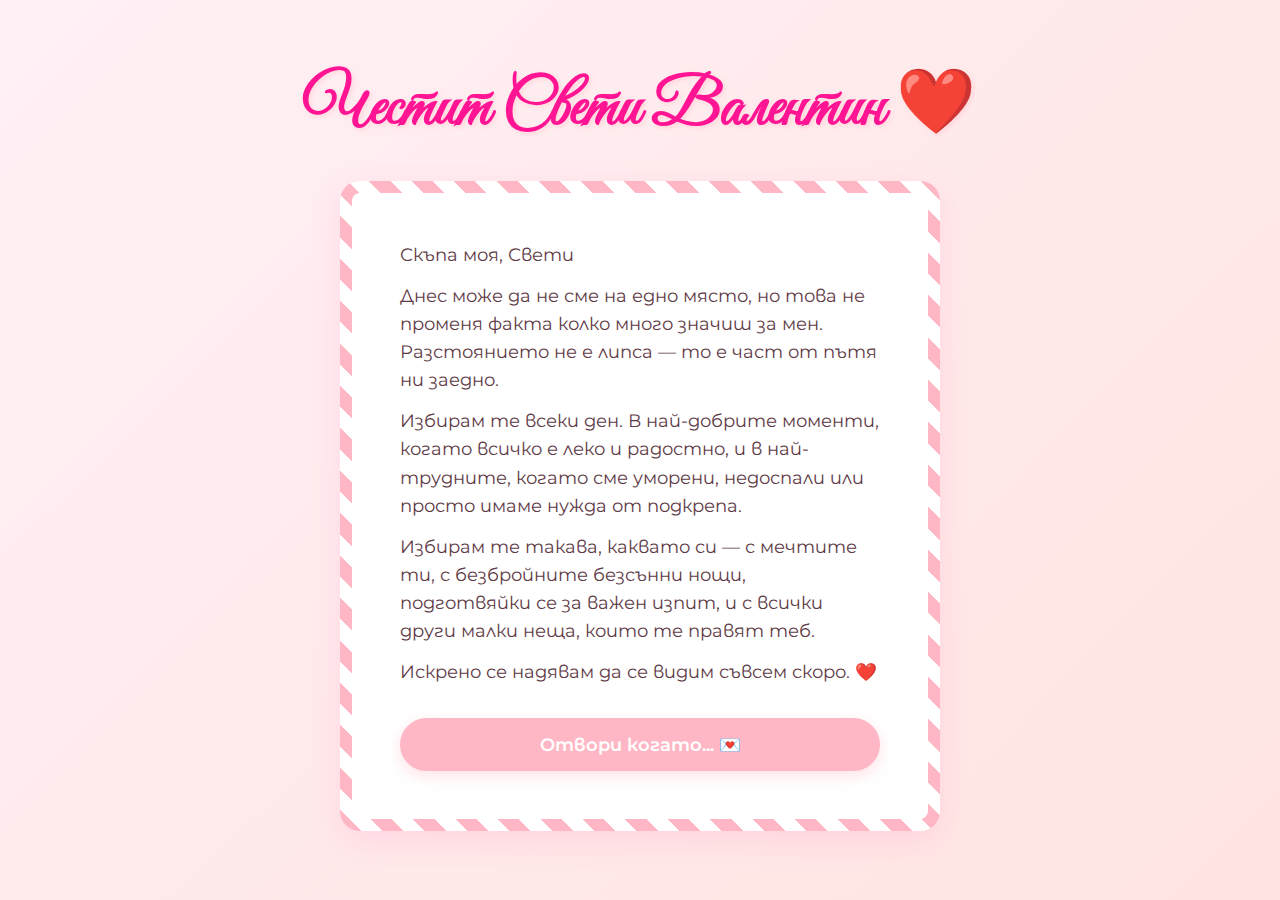
<file: index.html>
<!DOCTYPE html>
<html lang="bg">
<head>
  <meta charset="UTF-8">
  <meta name="viewport" content="width=device-width, initial-scale=1.0">
  <meta name="description" content="Честит Свети Валентин - Романтичен подарък">
  <title>Свети Валентин</title>
  <link rel="icon" href="assets/images/favicon.jpg">
  
  <!-- Global Styles -->
  <link rel="stylesheet" href="css/style.css">
</head>
<body>
  <!-- Main Content Wrapper -->
  <div class="page-wrapper">
    
    <!-- SECTION 1: LANDING -->
    <section id="landing" class="page active">
      <div class="container centered">
        <h1 class="fade-in">Честит Свети Валентин ❤️</h1>
        <div class="card letter-theme scale-in">
          <div style="font-size: 1.1rem; line-height: 1.6;">
            <p style="margin-bottom: 0.8rem;">Скъпа моя, Свети</p>
            
            <p style="margin-bottom: 0.8rem;">
              Днес може да не сме на едно място, но това не променя факта колко много значиш за мен.
              Разстоянието не е липса — то е част от пътя ни заедно.
            </p>
            
            <p style="margin-bottom: 0.8rem;">
              Избирам те всеки ден.
              В най-добрите моменти, когато всичко е леко и радостно,
              и в най-трудните, когато сме уморени, недоспали или просто имаме нужда от подкрепа.
            </p>
            
            <p style="margin-bottom: 0.8rem;">
              Избирам те такава, каквато си — с мечтите ти, с безбройните безсънни нощи, подготвяйки се за важен изпит,
              и с всички други малки неща, които те правят теб.
            </p>
            
            <p style="margin-bottom: 0;">
              Искрено се надявам да се видим съвсем скоро. ❤️
            </p>
          </div>
          <a href="letters.html" class="btn btn-large" style="margin-top: 2rem; display: inline-block; text-decoration: none; color: white; text-align: center;">
            Отвори когато... 💌
          </a>
        </div>
      </div>
    </section>

  </div>
</body>
</html>
</file>
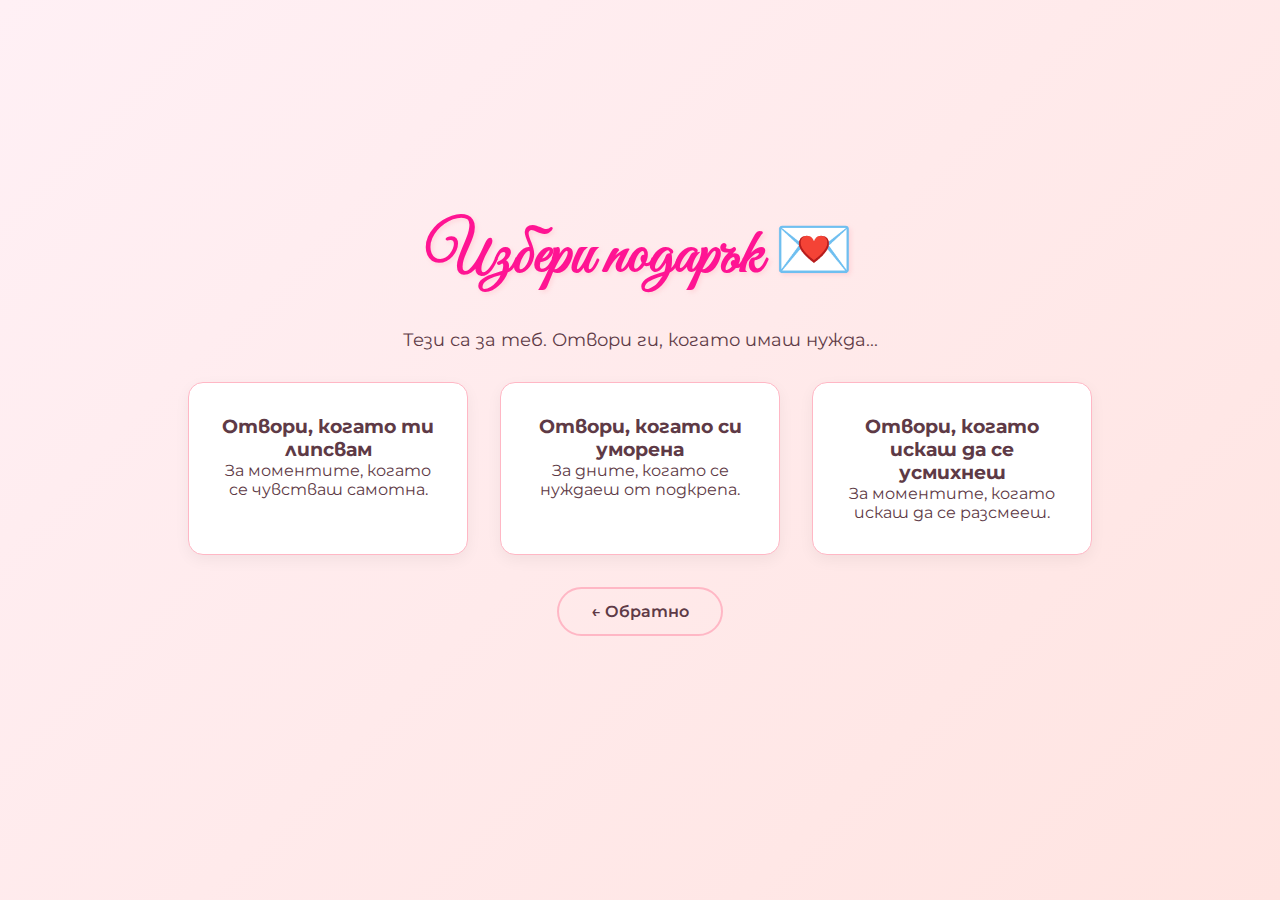
<file: letters.html>
<!DOCTYPE html>
<html lang="bg">
<head>
  <meta charset="UTF-8">
  <meta name="viewport" content="width=device-width, initial-scale=1.0">
  <title>Свети Валентин</title>
  <link rel="icon" href="assets/images/favicon.jpg">
  <link rel="stylesheet" href="css/style.css">
</head>
<body>
  <div class="page-wrapper">
    <section class="page active">
      <div class="container centered">
        <h1 class="fade-in">Избери подарък 💌</h1>
        <p class="fade-in" style="font-size: 1.1rem; margin-bottom: 2rem;">
          Тези са за теб. Отвори ги, когато имаш нужда...
        </p>
        
        <div class="envelope-container">
          <!-- Envelope 1 -->
          <a href="miss-me.html" class="envelope scale-in" style="text-decoration: none; color: inherit; display: block;">
            <h3>Отвори, когато ти липсвам</h3>
            <p>За моментите, когато се чувстваш самотна.</p>
          </a>
          
          <!-- Envelope 2 -->
          <a href="tired.html" class="envelope scale-in" style="animation-delay: 0.1s; text-decoration: none; color: inherit; display: block;">
            <h3>Отвори, когато си уморена</h3>
            <p>За дните, когато се нуждаеш от подкрепа.</p>
          </a>
          
          <!-- Envelope 3 -->
          <a href="smile.html" class="envelope scale-in" style="animation-delay: 0.2s; text-decoration: none; color: inherit; display: block;">
            <h3>Отвори, когато искаш да се усмихнеш</h3>
            <p>За моментите, когато искаш да се разсмееш.</p>
          </a>
        </div>
        
        <a href="index.html" class="back-link-btn">
          ← Обратно
        </a>
      </div>
    </section>
  </div>
</body>
</html>
</file>
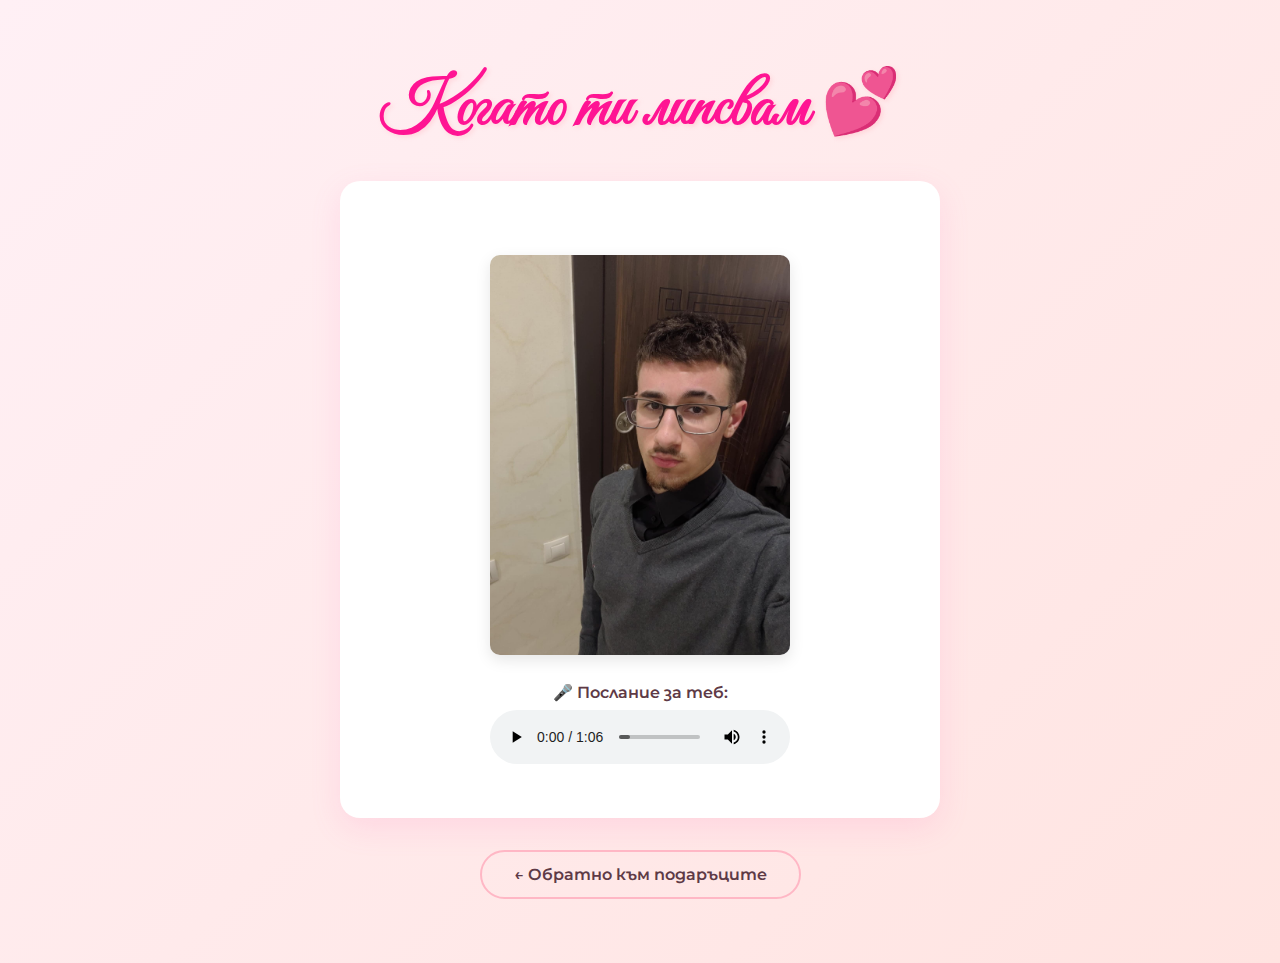
<file: miss-me.html>
<!DOCTYPE html>
<html lang="bg">
<head>
  <meta charset="UTF-8">
  <meta name="viewport" content="width=device-width, initial-scale=1.0">
  <title>Свети Валентин</title>
  <link rel="icon" href="assets/images/favicon.jpg">
  <link rel="stylesheet" href="css/style.css">
</head>
<body>
  <div class="page-wrapper">
    <section class="page active">
      <div class="container centered">
        <h1 class="fade-in">Когато ти липсвам 💕</h1>
        
        <div class="card scale-in">
          <div class="photo-container">
            <img src="assets/images/photo.jpg" alt="Снимка на мен👀">
          </div>
          
          <div class="audio-player">
            <p style="margin-bottom: 0.5rem; font-weight: 600; color: var(--color-rose);">
              🎤 Послание за теб:
            </p>
            <audio controls>
              <source src="assets/audio/voice-message.mp3" type="audio/mpeg">
              Твоят браузър не поддържа аудио елемента.
            </audio>
          </div>
        </div>
        <a href="letters.html" class="back-link-btn">← Обратно към подаръците</a>
      </div>
    </section>
  </div>
</body>
</html>
</file>
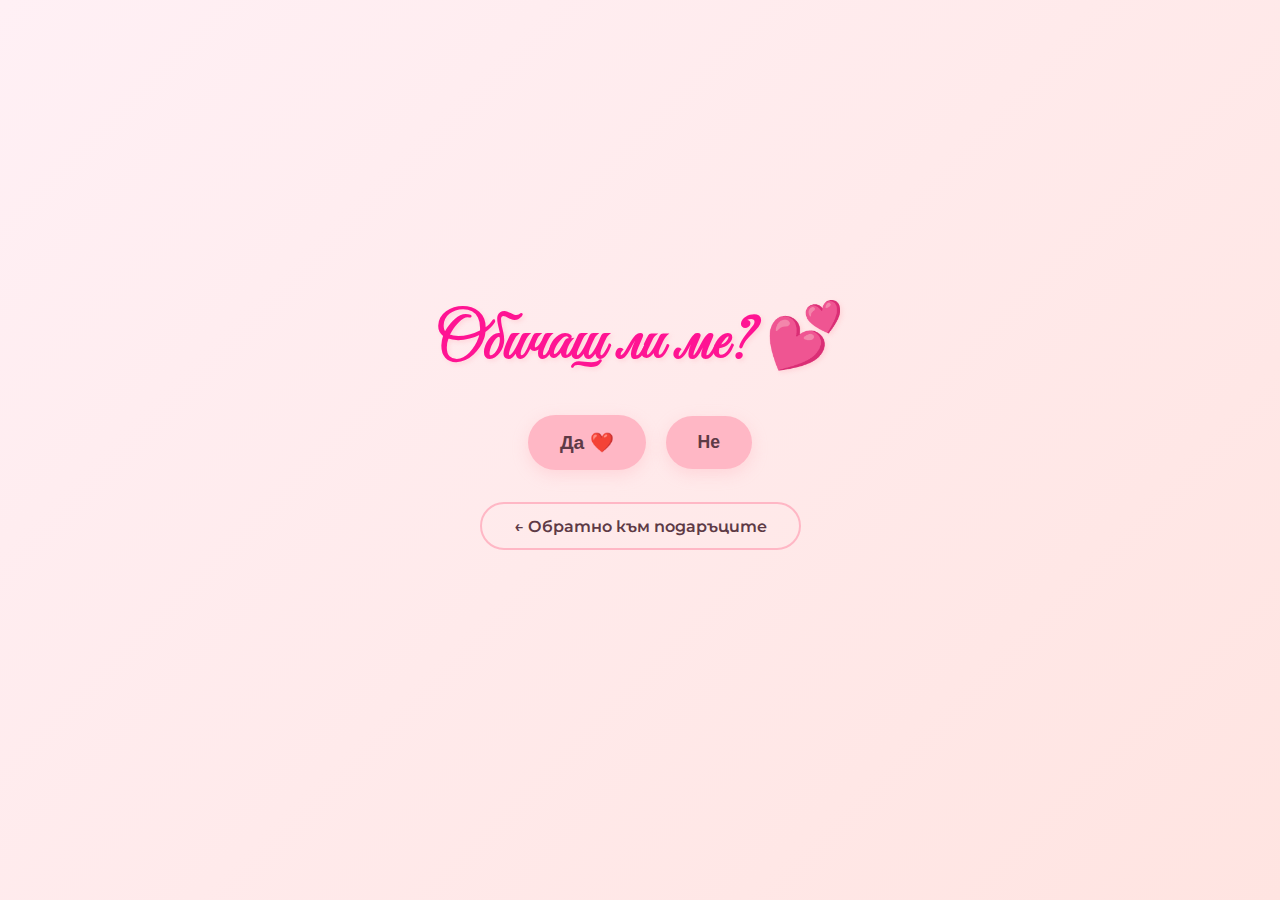
<file: smile.html>
<!DOCTYPE html>
<html lang="bg">
<head>
  <meta charset="UTF-8">
  <meta name="viewport" content="width=device-width, initial-scale=1.0">
  <title>Свети Валентин</title>
  <link rel="icon" href="assets/images/favicon.jpg">
  <link rel="stylesheet" href="css/style.css">
</head>
<body style="overflow: hidden;">
  <canvas id="confetti-canvas"></canvas>

  <div class="page-wrapper">
    <section class="page active">
      <div class="container centered">        
        <div id="question-container" class="fade-in">
          <h1>Обичаш ли ме? 💕</h1>
          <div class="button-container">
            <button id="yes-btn" class="btn btn-yes">Да ❤️</button>
            <button id="no-btn" class="btn btn-no">Не</button>
          </div>
        </div>
        
        <div id="success-container" class="success-container">
          <h1 class="success-text">И аз те обичам ❤️</h1>
          <div class="photo-container" style="max-width: 300px; margin: 0 auto;">
            <div class="tenor-gif-embed" data-postid="10448418106835623316" data-share-method="host" data-aspect-ratio="0.561224" data-width="100%">
              <a href="https://tenor.com/view/small-dancing-white-cat-dance-funny-gif-10448418106835623316">Small Dancing White Cat Dance Funny Sticker</a>
              from <a href="https://tenor.com/search/small+dancing+white+cat-stickers">Small Dancing White Cat Stickers</a>
            </div> 
            <script type="text/javascript" async src="https://tenor.com/embed.js"></script>
          </div>
        </div>
        <a href="letters.html" class="back-link-btn">← Обратно към подаръците</a>
      </div>
    </section>
  </div>
  <script src="js/confetti.js"></script>
  <script src="js/smile.js"></script>
</body>
</html>
</file>
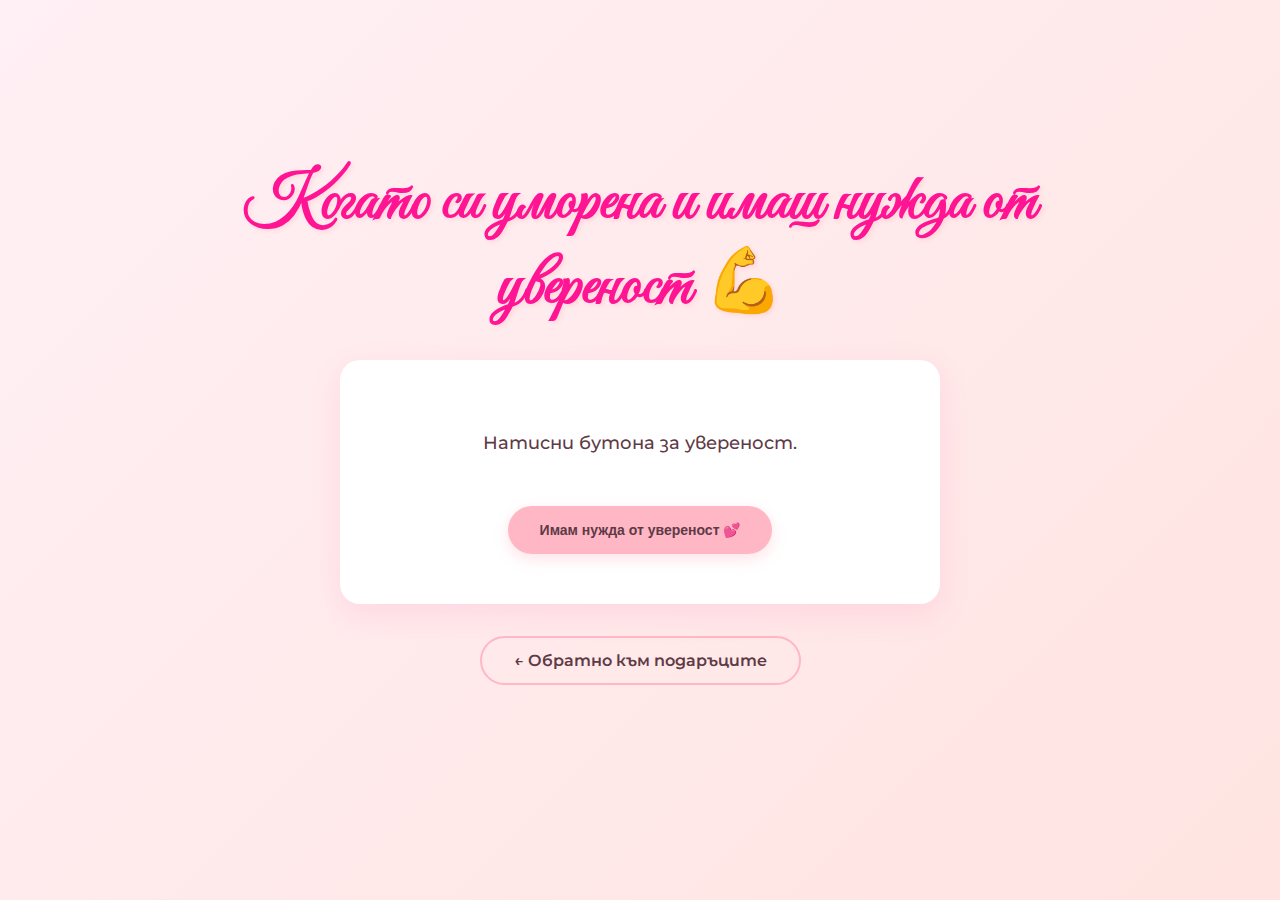
<file: tired.html>
<!DOCTYPE html>
<html lang="bg">
<head>
  <meta charset="UTF-8">
  <meta name="viewport" content="width=device-width, initial-scale=1.0">
  <title>Свети Валентин</title>
  <link rel="icon" href="assets/images/favicon.jpg">
  <link rel="stylesheet" href="css/style.css">
</head>
<body>
  <div class="page-wrapper">
    <section class="page active">
      <div class="container centered">
        <h1 class="fade-in">Когато си уморена и имаш нужда от увереност 💪</h1>
        
        <div class="card scale-in">
          <p id="tired-instruction" style="font-size: 1.1rem; margin-bottom: 2rem; min-height: 4rem; display: flex; align-items: center; justify-content: center; font-weight: 500;">
            Натисни бутона за увереност.
          </p>
          
          <button id="reassurance-btn" class="btn btn-large" style="font-size: 14px;">
            Имам нужда от увереност 💕
          </button>
        </div>
        <a href="letters.html" class="back-link-btn">← Обратно към подаръците</a>
      </div>
    </section>
  </div>
  <script src="js/tired.js"></script>
</body>
</html>
</file>
<file: css/style.css>
/* ==========================================
   Valentine's SPA - Soft Pink Theme
   ========================================== */

@import url('https://fonts.googleapis.com/css2?family=Playfair+Display:ital,wght@0,400;0,600;0,700;1,400&family=Montserrat:wght@300;400;500;600&family=Great+Vibes&display=swap');

:root {
  /* Requested Palette: Rose, Soft Pink, White */
  --color-bg: #fff0f5; /* Lavender Blush */
  --color-primary: #ffb7c5; /* Cherry Blossom Pink */
  --color-secondary: #ff69b4; /* Hot Pink */
  --color-accent: #ff1493; /* Deep Pink */
  --color-white: #ffffff;
  --color-text: #5e3a46; /* Soft Brown Text */
  
  /* Fonts */
  --font-heading: 'Great Vibes', cursive;
  --font-body: 'Montserrat', sans-serif;
  
  /* Transitions */
  --transition: 0.4s ease;
}

* { margin: 0; padding: 0; box-sizing: border-box; }

body {
  font-family: var(--font-body);
  background: linear-gradient(135deg, #fff0f5 0%, #ffe4e1 100%);
  color: var(--color-text);
  min-height: 100vh;
  overflow-x: hidden;
}

/* ==========================================
   Page Structure
   ========================================== */

.page {
  min-height: 100vh;
  padding: 4rem 2rem;
  animation: fadeIn 0.8s ease;
}

/* ==========================================
   Components
   ========================================== */
.container {
  max-width: 800px;
  margin: 0 auto;
}

.centered {
  text-align: center;
  display: flex;
  flex-direction: column;
  align-items: center;
  justify-content: center;
  min-height: 80vh;
}

h1 {
  font-family: var(--font-heading);
  font-size: 4rem;
  color: var(--color-accent);
  margin-bottom: 2rem;
  text-shadow: 2px 2px 4px rgba(255,182,193, 0.4);
}

.card {
  background: var(--color-white);
  padding: 3rem;
  border-radius: 20px;
  box-shadow: 0 10px 30px rgba(255, 105, 180, 0.15);
  border: 2px solid rgba(255, 255, 255, 0.8);
  max-width: 600px;
  width: 90%;
  margin: 0 auto;
}

/* Button Container */
.button-container {
  display: flex;
  align-items: center;
  justify-content: center;
  gap: 20px;
  flex-wrap: wrap;
  margin-top: 2rem;
}

/* Buttons */
.btn {
  background: var(--color-primary);
  color: var(--color-text);
  border: none;
  padding: 1rem 2rem;
  border-radius: 50px;
  font-size: 1.1rem;
  font-weight: 600;
  cursor: pointer;
  transition: var(--transition);
  box-shadow: 0 5px 15px rgba(255, 182, 193, 0.4);
}

.btn:hover {
  transform: translateY(-3px);
  background: var(--color-secondary);
  color: var(--color-white);
}

/* ==========================================
   Refined Design Styles
   ========================================== */

/* Striped Border for Landing Card */
.card.letter-theme {
  text-align: left; /* Text aligned left as requested */
  /* Striped Border Effect */
  background-image: linear-gradient(#fff, #fff), 
                    repeating-linear-gradient(45deg, #ffb7c5 0, #ffb7c5 15px, #ffffff 15px, #ffffff 30px);
  background-origin: padding-box, border-box;
  background-clip: padding-box, border-box;
  border: 12px solid transparent;
  
  /* Ensure title and button are centered */
  display: flex;
  flex-direction: column;
}

.card.letter-theme h1, 
.card.letter-theme button {
  align-self: center; /* Center these specific elements */
  text-align: center;
}

/* Back Button Styling */
.back-link-btn {
  background: transparent;
  border: 2px solid var(--color-primary);
  color: var(--color-text);
  margin-top: 2rem;
  padding: 0.8rem 2rem;
  border-radius: 50px;
  cursor: pointer;
  font-family: var(--font-body);
  font-size: 1rem;
  font-weight: 600;
  text-decoration: none;
  transition: var(--transition);
  display: inline-block;
}

.back-link-btn:hover {
  background: var(--color-primary);
  color: var(--color-white);
  transform: translateY(-2px);
}

/* Horizontal Letters Layout */
.envelope-container {
  display: flex;
  flex-direction: row; /* Horizontal by default */
  flex-wrap: wrap; /* Allow wrapping on small screens */
  justify-content: center;
  gap: 2rem;
  width: 100%;
}

@media (min-width: 1024px) {
  .envelope-container {
    flex-wrap: nowrap; /* Force single row on large screens */
  }
}

/* Mobile Adjustments */
@media (max-width: 768px) {
  h1 { font-size: 2rem; }
  .card { padding: 1.5rem; }
  p { font-size: 0.8rem !important; line-height: 1.5; }
  #tired-instruction { font-size: 1rem !important; }
  .btn { padding: 0.8rem 1.5rem; font-size: 1rem; }
  .centered { min-height: 100vh; }
  .page  { padding: 0 2rem;}
}

.envelope {
  background: var(--color-white);
  padding: 2rem;
  border-radius: 15px;
  width: 280px; /* Slightly wider */
  flex: 0 0 auto; /* Don't shrink */
  cursor: pointer;
  transition: var(--transition);
  box-shadow: 0 5px 15px rgba(0,0,0,0.05);
  border: 1px solid var(--color-primary);
  
  display: flex;
  flex-direction: column;
  justify-content: center;
  align-items: center;
  text-align: center;
}

.envelope:hover {
  transform: translateY(-10px) scale(1.02);
  background: #fffafa;
  box-shadow: 0 15px 30px rgba(255, 105, 180, 0.2);
}

/* Animations - Restored */
@keyframes fadeIn {
  from { opacity: 0; transform: translateY(20px); }
  to { opacity: 1; transform: translateY(0); }
}

.fade-in { animation: fadeIn 1s ease forwards; }

/* Canvas */
#confetti-canvas {
  position: fixed;
  top: 0; left: 0;
  pointer-events: none;
  z-index: 50;
}

/* Success Container */
.success-container { display: none; }

/* Photo Container (Constrain user images) */
.photo-container {
  margin: 1.5rem 0;
  text-align: center;
}

.photo-container img {
  max-width: 100%;
  height: auto;
  max-height: 400px; /* Prevent it from being too tall on huge screens */
  object-fit: cover;
  border-radius: 10px;
  box-shadow: 0 5px 15px rgba(0,0,0,0.1);
}

.audio-player audio {
  max-width: 100%;
}
</file>
